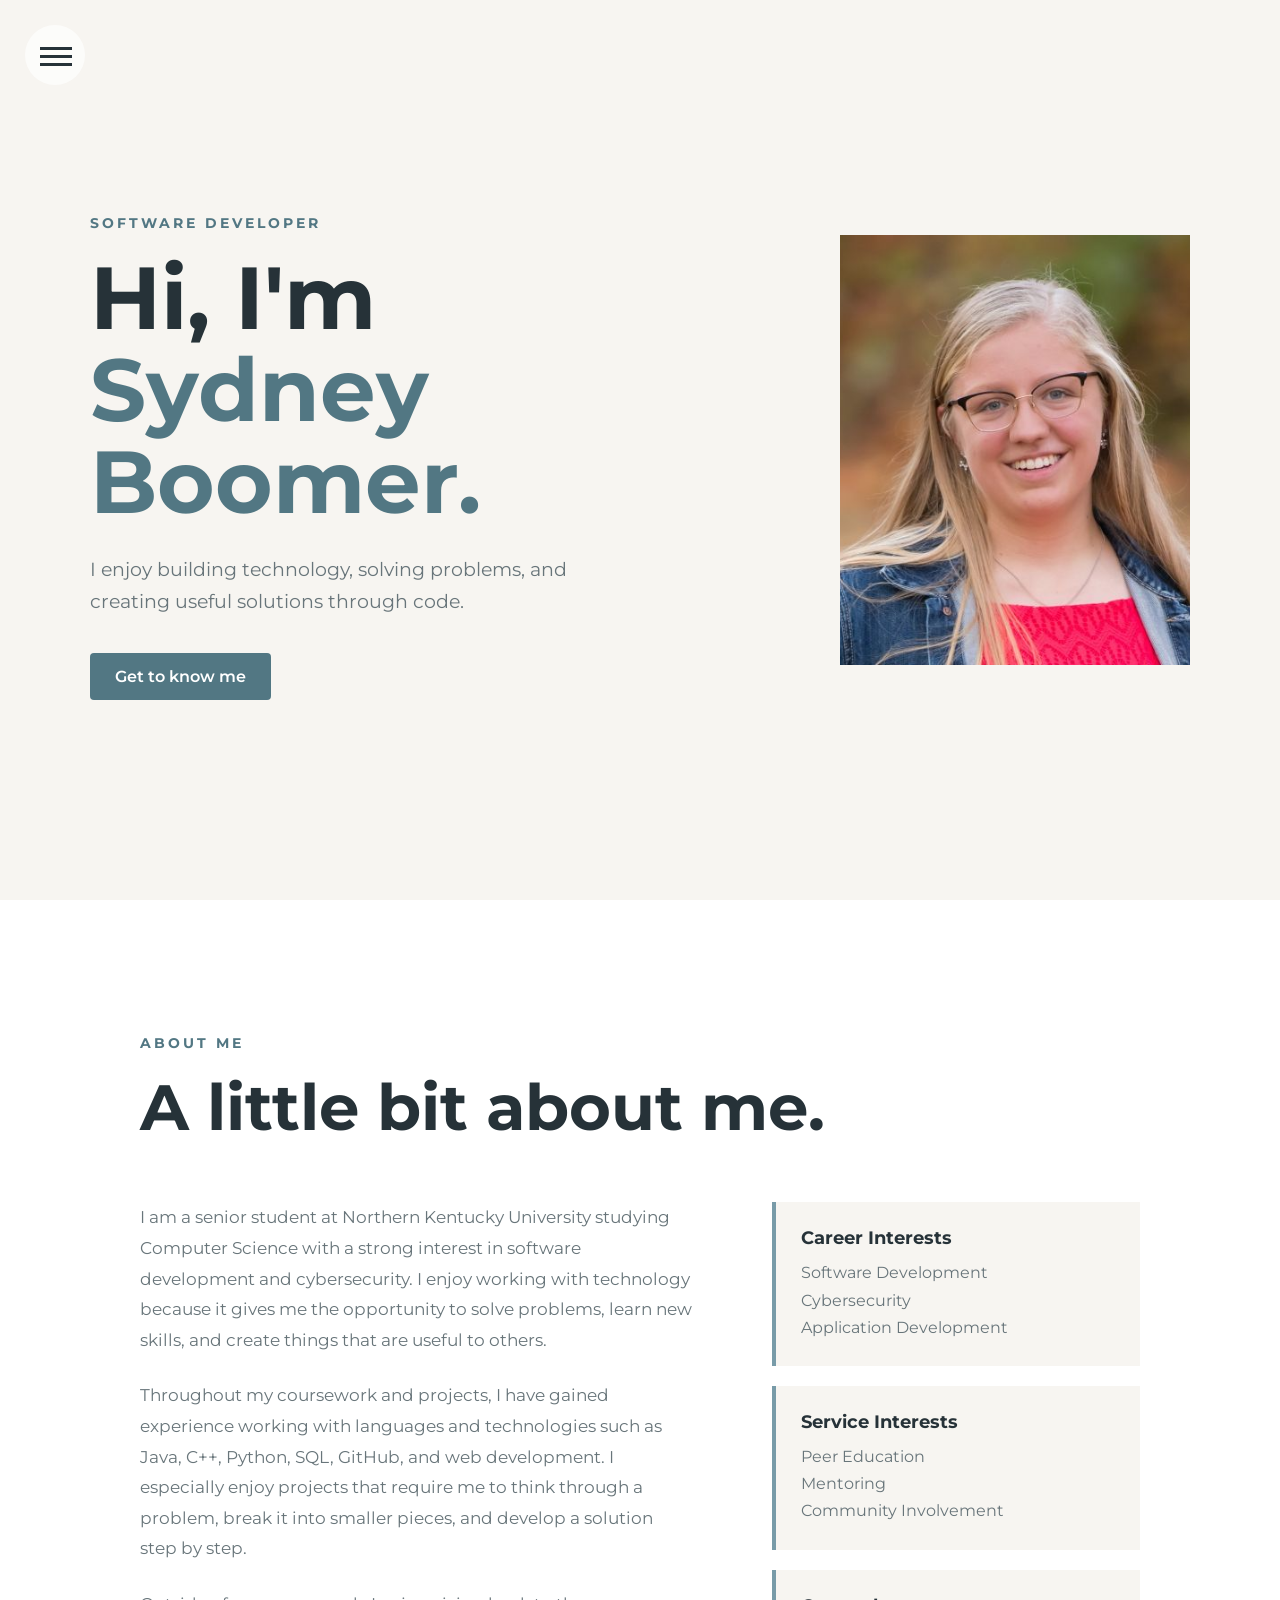
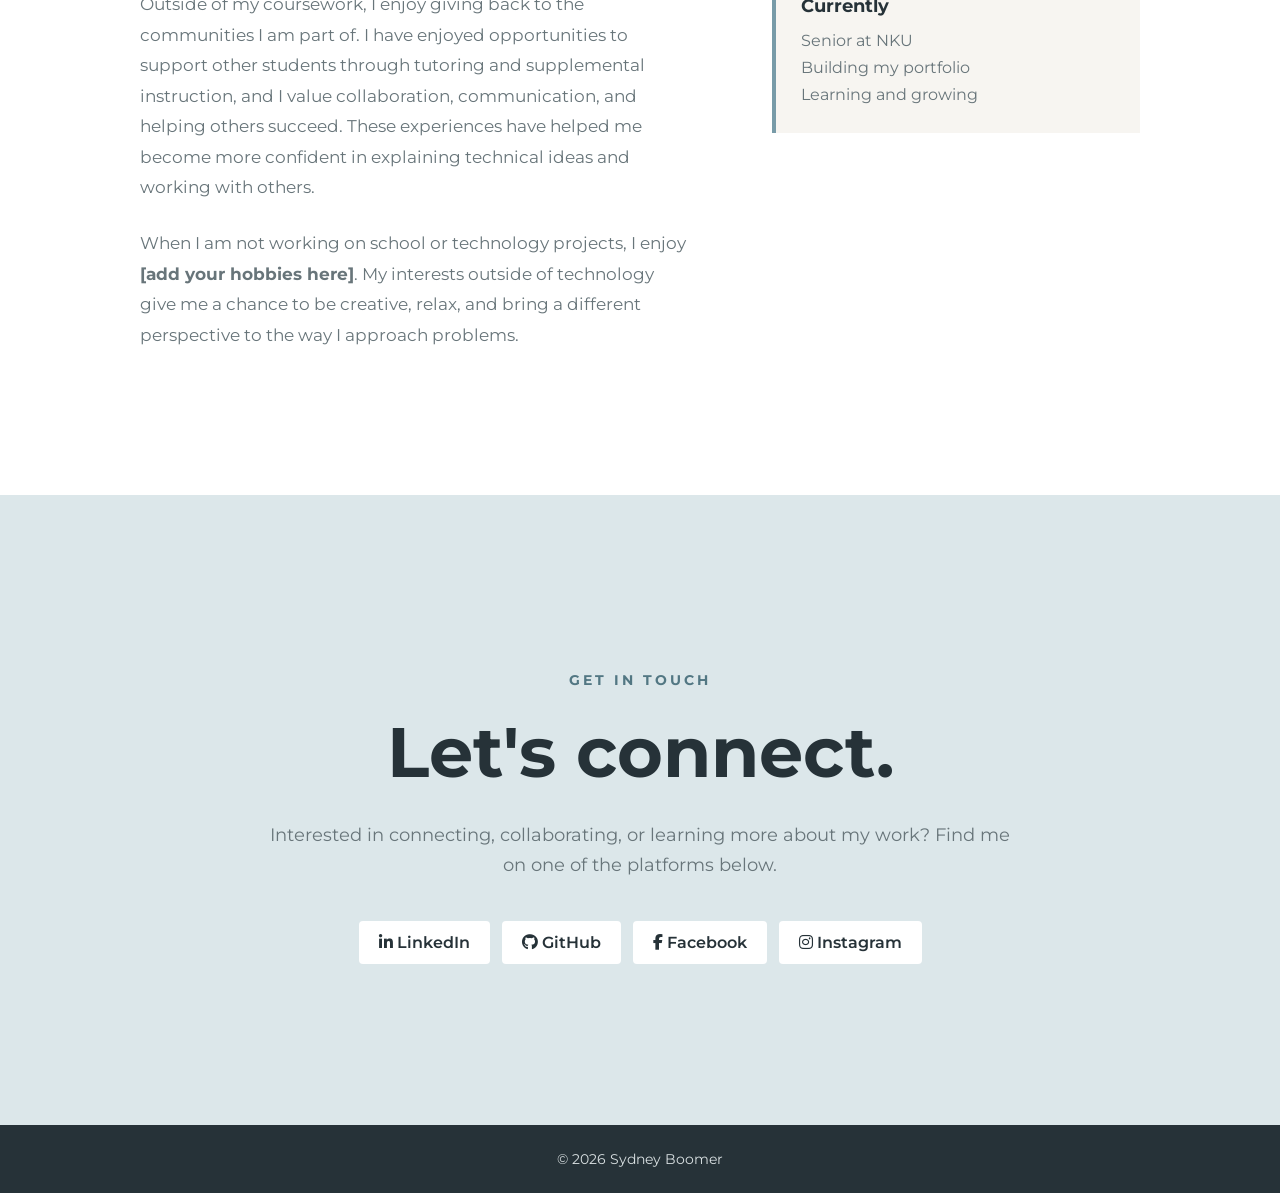
<file: index.html>
<!DOCTYPE html>
<html lang="en">
<head>
    <meta charset="UTF-8">
    <meta name="viewport" content="width=device-width, initial-scale=1.0">

    <link rel="icon" type="image/png" href="images/favicon.png">
    <title>Sydney Boomer | Software Developer</title>

    <link rel="stylesheet" href="styles.css">
    <link rel="stylesheet" href="https://cdnjs.cloudflare.com/ajax/libs/font-awesome/6.5.2/css/all.min.css">
    <script src="script.js" defer></script>
</head>

<body>

    <!-- HAMBURGER MENU -->

    <header class="hero" id="home">

        <div class="hamburger-icon" id="icon">
            <div class="icon-1" id="a"></div>
            <div class="icon-2" id="b"></div>
            <div class="icon-3" id="c"></div>
        </div>

        <nav id="nav">
            <ul>
                <li><a href="index.html">Home</a></li>
                <li><a href="#about">About Me</a></li>
                <li><a href="projects.html">Projects</a></li>
                <li><a href="internship.html">Internship</a></li>
                <li><a href="#contact">Contact</a></li>
            </ul>
        </nav>


        <div class="hero-content">

            <div class="hero-text">

                <p class="eyebrow">SOFTWARE DEVELOPER</p>

                <h1>
                    Hi, I'm<br>
                    <span>Sydney Boomer.</span>
                </h1>

                <p class="hero-description">
                    I enjoy building technology, solving problems, and
                    creating useful solutions through code.
                </p>

                <a href="#about" class="hero-button">
                    Get to know me
                </a>

            </div>


            <div class="hero-photo">
                <img src="images/sydney-profile-pic.jpg"
                     alt="Professional photo of Sydney Boomer">
            </div>

        </div>

    </header>


    <!-- ABOUT SECTION -->

    <main>

        <section class="about-section" id="about">

            <div class="section-heading">
                <p class="eyebrow">ABOUT ME</p>
                <h2>A little bit about me.</h2>
            </div>

            <div class="about-content">

                <div class="about-text">

                    <p>
                        I am a senior student at Northern Kentucky University
                        studying Computer Science with a strong interest in
                        software development and cybersecurity. I enjoy working
                        with technology because it gives me the opportunity to
                        solve problems, learn new skills, and create things
                        that are useful to others.
                    </p>

                    <p>
                        Throughout my coursework and projects, I have gained
                        experience working with languages and technologies such
                        as Java, C++, Python, SQL, GitHub, and web development.
                        I especially enjoy projects that require me to think
                        through a problem, break it into smaller pieces, and
                        develop a solution step by step.
                    </p>

                    <p>
                        Outside of my coursework, I enjoy giving back to the
                        communities I am part of. I have enjoyed opportunities
                        to support other students through tutoring and
                        supplemental instruction, and I value collaboration,
                        communication, and helping others succeed. These
                        experiences have helped me become more confident in
                        explaining technical ideas and working with others.
                    </p>

                    <p>
                        When I am not working on school or technology projects,
                        I enjoy <strong>[add your hobbies here]</strong>.
                        My interests outside of technology give me a chance
                        to be creative, relax, and bring a different
                        perspective to the way I approach problems.
                    </p>

                </div>


                <div class="about-details">

                    <div class="detail-card">
                        <h3>Career Interests</h3>
                        <p>
                            Software Development<br>
                            Cybersecurity<br>
                            Application Development
                        </p>
                    </div>

                    <div class="detail-card">
                        <h3>Service Interests</h3>
                        <p>
                            Peer Education<br>
                            Mentoring<br>
                            Community Involvement
                        </p>
                    </div>

                    <div class="detail-card">
                        <h3>Currently</h3>
                        <p>
                            Senior at NKU<br>
                            Building my portfolio<br>
                            Learning and growing
                        </p>
                    </div>

                </div>

            </div>

        </section>

        <!-- CONTACT -->

        <section class="contact-section" id="contact">

            <div class="contact-content">

                <p class="eyebrow">GET IN TOUCH</p>

                <h2>Let's connect.</h2>

                <p>
                    Interested in connecting, collaborating, or learning more
                    about my work? Find me on one of the platforms below.
                </p>


                <div class="social-links">

                    <a href="https://www.linkedin.com/in/sydney-boomer/" target="_blank">
                        <i class="fa-brands fa-linkedin-in"></i>
                        <span>LinkedIn</span>
                    </a>

                    <a href="https://github.com/SydneyBoomer" target="_blank">
                        <i class="fa-brands fa-github"></i>
                        <span>GitHub</span>
                    </a>

                    <a href="https://www.facebook.com/share/1YmygxrNfc/?mibextid=wwXIfr" target="_blank">
                        <i class="fa-brands fa-facebook-f"></i>
                        <span>Facebook</span>
                    </a>

                    <a href="https://www.instagram.com/sydney.boomer/" target="_blank">
                        <i class="fa-brands fa-instagram"></i>
                        <span>Instagram</span>
                    </a>

                </div>

            </div>

        </section>

    </main>


    <footer>
        <p>
            © 2026 Sydney Boomer
        </p>
    </footer>

</body>
</html>
</file>
<file: styles.css>
@import url('https://fonts.googleapis.com/css2?family=Montserrat:wght@400;500;600;700&display=swap');


/* =========================
   GENERAL
========================= */

* {
    box-sizing: border-box;
    scroll-behavior: smooth;
}

body {
    margin: 0;
    font-family: 'Montserrat', sans-serif;
    background: #F7F5F1;
    color: #263238;
}

a {
    color: inherit;
}

section {
    min-height: 100vh;
}


/* =========================
   COLORS
========================= */

:root {
    --cream: #F7F5F1;
    --cream-dark: #EDE9E2;
    --blue-light: #DCE7EA;
    --blue: #789BA8;
    --blue-dark: #527783;
    --charcoal: #263238;
    --gray: #68757A;
    --white: #FFFFFF;
}


/* =========================
   HAMBURGER
========================= */

.hamburger-icon {
    position: fixed;
    height: 60px;
    width: 60px;

    top: 25px;
    left: 25px;

    z-index: 1000;

    cursor: pointer;

    border-radius: 50%;

    background: rgba(255, 255, 255, 0.65);

    transition: all 0.2s ease-in-out;
}

.hamburger-icon:hover {
    transform: scale(1.08);
    background: #FFFFFF;
    box-shadow: 0 5px 20px rgba(38, 50, 56, 0.12);
}


.icon-1,
.icon-2,
.icon-3 {
    position: absolute;

    left: 25%;
    top: 50%;

    width: 32px;
    height: 3px;

    background-color: var(--charcoal);

    transition: all 400ms cubic-bezier(.84, .06, .52, 1.8);
}

.icon-1 {
    transform: translateY(-8px);
}

.icon-3 {
    transform: translateY(8px);
}


.icon-1.a {
    transform: rotate(40deg);
}

.icon-3.b {
    transform: rotate(-40deg);
}

.icon-2.c {
    opacity: 0;
}


/* =========================
   NAVIGATION
========================= */

nav {
    position: fixed;

    top: 0;
    left: 0;

    width: 0;
    height: 100vh;

    background: var(--blue-light);

    overflow: hidden;

    z-index: 900;

    transition:
        width 400ms cubic-bezier(.84, .06, .52, 1.8);
}

nav.show {
    width: 300px;
}

nav ul {
    list-style: none;

    padding: 110px 0 0 50px;
    margin: 0;
}

nav li {
    margin-bottom: 28px;
}

nav a {
    color: var(--charcoal);

    text-decoration: none;

    font-size: 28px;
    font-weight: 700;

    transition: color 0.2s ease;
}

nav a:hover {
    color: var(--blue-dark);
}


/* =========================
   HERO
========================= */

.hero {
    min-height: 100vh;

    background: var(--cream);

    position: relative;

    display: flex;
    align-items: center;
}


.hero-content {
    width: 1100px;
    max-width: 90%;

    margin: 0 auto;

    display: flex;
    align-items: center;
    justify-content: space-between;

    gap: 80px;
}


.hero-text {
    max-width: 600px;
}


.eyebrow {
    color: var(--blue-dark);

    font-size: 14px;
    font-weight: 700;

    letter-spacing: 3px;

    margin-bottom: 20px;
}


.hero h1 {
    font-size: clamp(50px, 7vw, 88px);

    line-height: 1.05;

    margin: 0 0 25px 0;

    font-weight: 700;
}

.hero h1 span {
    color: var(--blue-dark);
}


.hero-description {
    max-width: 500px;

    color: var(--gray);

    font-size: 19px;

    line-height: 1.7;

    margin-bottom: 35px;
}


.hero-button {
    display: inline-block;

    padding: 14px 25px;

    background: var(--blue-dark);

    color: white;

    text-decoration: none;

    font-weight: 600;

    border-radius: 4px;

    transition: all 0.2s ease;
}

.hero-button:hover {
    background: var(--charcoal);

    transform: translateY(-2px);
}


/* =========================
   PHOTO
========================= */

.hero-photo {
    width: 350px;
    height: 430px;

    background: var(--blue-light);

    flex-shrink: 0;

    overflow: hidden;
}


.hero-photo img {
    width: 100%;
    height: 100%;

    object-fit: cover;

    display: block;
}


/* =========================
   ABOUT
========================= */

.about-section {
    background: var(--white);

    padding: 120px 8%;
}


.section-heading {
    max-width: 1000px;

    margin: 0 auto 60px auto;
}

.section-heading h2 {
    font-size: clamp(40px, 5vw, 64px);

    margin: 0;

    line-height: 1.1;
}


.about-content {
    max-width: 1000px;

    margin: 0 auto;

    display: grid;

    grid-template-columns: 1.5fr 1fr;

    gap: 80px;
}


.about-text p {
    font-size: 17px;

    line-height: 1.8;

    color: var(--gray);

    margin-top: 0;

    margin-bottom: 25px;
}


.about-details {
    display: flex;

    flex-direction: column;

    gap: 20px;
}


.detail-card {
    padding: 25px;

    background: var(--cream);

    border-left: 4px solid var(--blue);
}


.detail-card h3 {
    margin-top: 0;

    margin-bottom: 10px;

    font-size: 18px;
}


.detail-card p {
    margin: 0;

    color: var(--gray);

    line-height: 1.7;
}


/* =========================
   PROJECTS
========================= */

.projects-section {
    background: var(--cream);

    padding: 120px 8%;
}


.projects-intro {
    max-width: 650px;

    margin: 0 auto 60px auto;

    text-align: center;
}


.projects-intro p {
    color: var(--gray);

    font-size: 18px;

    line-height: 1.7;
}


.project-placeholder {
    max-width: 1100px;

    margin: auto;

    display: grid;

    grid-template-columns: repeat(3, 1fr);

    gap: 25px;
}


.project-placeholder > div {
    background: white;

    padding: 35px;

    min-height: 230px;

    transition: transform 0.2s ease,
                box-shadow 0.2s ease;
}


.project-placeholder > div:hover {
    transform: translateY(-5px);

    box-shadow: 0 10px 30px rgba(38, 50, 56, 0.08);
}


.project-placeholder span {
    color: var(--blue-dark);

    font-weight: 700;
}


.project-placeholder h3 {
    font-size: 24px;

    margin: 35px 0 15px 0;
}


.project-placeholder p {
    color: var(--gray);

    line-height: 1.6;
}


/* =========================
   CONTACT
========================= */

.contact-section {
    min-height: 70vh;

    background: var(--blue-light);

    display: flex;

    align-items: center;

    justify-content: center;

    text-align: center;

    padding: 100px 20px;
}


.contact-content {
    max-width: 750px;
}


.contact-content h2 {
    font-size: clamp(45px, 6vw, 70px);

    margin: 0 0 25px 0;
}


.contact-content > p:not(.eyebrow) {
    color: var(--gray);

    font-size: 18px;

    line-height: 1.7;

    margin-bottom: 40px;
}


.social-links {
    display: flex;

    justify-content: center;

    flex-wrap: wrap;

    gap: 12px;
}


.social-links a {
    padding: 12px 20px;

    background: white;

    color: var(--charcoal);

    text-decoration: none;

    font-weight: 600;

    border-radius: 4px;

    transition: all 0.2s ease;
}


.social-links a:hover {
    background: var(--blue-dark);

    color: white;

    transform: translateY(-2px);
}

.social-link {
    display: flex;
    align-items: center;
    gap: 15px;
    padding: 22px 25px;
    background: var(--white);
    border-radius: 3px;
    font-weight: 600;
    transition: 0.2s;
}

.social-link i {
    width: 25px;
    text-align: center;
    font-size: 1.25rem;
    color: var(--dark-blue);
}

.social-link:hover {
    background: var(--dark-blue);
    color: var(--white);
    transform: translateY(-2px);
}

.social-link:hover i {
    color: var(--white);
}


/* =========================
   FOOTER
========================= */

footer {
    background: var(--charcoal);

    color: #D9E0E2;

    text-align: center;

    padding: 25px;
}

footer p {
    margin: 0;

    font-size: 14px;
}


/* =========================
   MOBILE
========================= */

@media (max-width: 800px) {

    .hero-content {
        flex-direction: column;

        text-align: center;

        padding-top: 100px;

        gap: 45px;
    }

    .hero-description {
        margin-left: auto;
        margin-right: auto;
    }

    .hero-photo {
        width: 280px;
        height: 340px;
    }

    .about-content {
        grid-template-columns: 1fr;

        gap: 40px;
    }

    .project-placeholder {
        grid-template-columns: 1fr;
    }

    nav.show {
        width: 280px;
    }

}


@media (max-width: 500px) {

    .hamburger-icon {
        top: 15px;
        left: 15px;
    }

    nav ul {
        padding-left: 35px;
    }

    nav a {
        font-size: 24px;
    }

    .about-section,
    .projects-section {
        padding: 90px 7%;
    }

}

/* =========================================================
   PROJECTS PAGE
   ========================================================= */


/* PAGE HEADER */

.page-header {
    background: var(--cream);
    padding: 150px 8% 90px;
    position: relative;
}

.page-header-content {
    max-width: 850px;
    margin: 0 auto;
    text-align: center;
}

.page-header-content .eyebrow {
    margin-bottom: 15px;
}

.page-header-content h1 {
    font-size: clamp(3rem, 6vw, 5rem);
    font-weight: 500;
    line-height: 1.1;
    color: var(--dark-blue);
    margin: 0 0 25px;
}

.page-header-content > p:last-child {
    max-width: 650px;
    margin: 0 auto;
    color: var(--gray);
    font-size: 1.05rem;
    line-height: 1.8;
}


/* PROJECTS SECTION */

.projects-section {
    background: var(--cream);
    padding: 80px 8% 120px;
    max-width: 1400px;
    margin: 0 auto;
}


/* PROJECT CARD */

.project-card {
    display: grid;
    grid-template-columns: 55% 45%;
    min-height: 500px;
    margin-bottom: 70px;
    background: var(--white);
    border: 1px solid var(--cream-dark);
    border-left: 6px solid var(--blue);
    border-radius: 12px;
    overflow: hidden;
    box-shadow: 0 8px 25px rgba(38, 50, 56, 0.06);
    transition: transform 0.3s ease, box-shadow 0.3s ease;
}

.project-card:hover {
    transform: translateY(-6px) scale(1.01);
    box-shadow: 0 15px 35px rgba(38, 50, 56, 0.12);
}

/* ACTUALLY FLIP ALTERNATING CARDS */

.project-card-reverse {
    grid-template-columns: 45% 55%;
}

.project-card-reverse .project-image {
    grid-column: 2;
    grid-row: 1;
}

.project-card-reverse .project-info {
    grid-column: 1;
    grid-row: 1;
}


/* PROJECT IMAGE */

.project-image {
    min-height: 500px;
    background: var(--blue-light);
    overflow: hidden;
    padding: 18px;
    position: relative;
}

.project-image::before {
    content: "";
    position: absolute;
    width: 180px;
    height: 180px;
    border-radius: 50%;
    background: rgba(82, 119, 131, 0.18);
    top: -70px;
    left: -70px;
}

.project-image::after {
    content: "";
    position: absolute;
    width: 240px;
    height: 240px;
    border-radius: 50%;
    background: rgba(120, 155, 168, 0.14);
    bottom: -110px;
    right: -80px;
}


/* IMAGE */

.project-image img {
    width: 100%;
    height: 100%;
    display: block;
    object-fit: cover;
    border-radius: 8px;
    position: relative;
    z-index: 1;
}

/* PROJECT INFORMATION */

.project-info {
    position: relative;
    display: flex;
    flex-direction: column;
    justify-content: center;
    padding: 65px;
    background: var(--white);
}


/* SMALL ACCENT LINE */

.project-info::before {
    content: "";
    width: 45px;
    height: 3px;
    background: var(--muted-blue);
    margin-bottom: 25px;
}


/* PROJECT NUMBER */

.project-number {
    position: absolute;
    top: 25px;
    right: 30px;
    font-size: 4.5rem;
    font-weight: 700;
    line-height: 1;
    color: var(--blue-light);
    z-index: 0;
}

.project-number {
    position: absolute;
    top: 25px;
    right: 30px;
    font-size: 4.5rem;
    font-weight: 700;
    line-height: 1;
    color: var(--blue-light);
    z-index: 0;
}

/* PROJECT CATEGORY */

.project-category {
    position: relative;
    z-index: 1;
    display: inline-block;
    width: fit-content;
    margin: 0 0 18px;
    padding: 7px 12px;
    color: var(--blue-dark);
    background: var(--blue-light);
    border-radius: 3px;
    font-size: 0.7rem;
    font-weight: 700;
    letter-spacing: 2px;
}


/* PROJECT TITLE */

.project-info h2 {
    position: relative;
    z-index: 1;
    margin: 0 0 20px;
    color: var(--dark-blue);
    font-size: clamp(2rem, 3vw, 3rem);
    font-weight: 500;
    line-height: 1.15;
}


/* PROJECT DESCRIPTION */

.project-description {
    position: relative;
    z-index: 1;
    max-width: 550px;
    margin: 0 0 25px;
    color: var(--gray);
    font-size: 1rem;
    line-height: 1.8;
}


/* TECHNOLOGIES */

.project-technologies {
    position: relative;
    z-index: 1;
    display: flex;
    flex-wrap: wrap;
    gap: 8px;
    margin: 0 0 45px;
    color: var(--blue-dark);
    font-size: 0.9rem;
    font-weight: 600;
}

.project-technologies span {
    padding: 6px 10px;
    background: var(--cream-dark);
    border-radius: 3px;
    color: var(--charcoal);
}


/* PROJECT LINK */

.project-link {
    position: relative;
    z-index: 1;
    display: inline-flex;
    align-items: center;
    gap: 10px;
    width: fit-content;
    color: var(--dark-blue);
    font-size: 1.3rem;
    font-weight: 700;
    text-decoration: none;
    transition: all 0.25s ease;
}

.project-link span {
    font-size: 1.3rem;
    transition: transform 0.25s ease;
}

.project-link:hover {
    color: var(--blue-dark);
    gap: 18px;
    transform: translateX(3px);
}

.project-link:hover span {
    transform: translateX(5px);
}


/* LAST PROJECT */

.project-card:last-child {
    margin-bottom: 0;
}


/* =========================================================
   PROJECTS RESPONSIVE DESIGN
   ========================================================= */


/* TABLET */

@media (max-width: 900px) {

    .page-header {
        padding: 130px 7% 75px;
    }

    .projects-section {
        padding: 60px 6% 90px;
    }

    .project-card,
    .project-card-reverse {
        grid-template-columns: 1fr;
        min-height: auto;
    }

    /* Reset the desktop flipping on smaller screens */

    .project-card-reverse .project-image,
    .project-card-reverse .project-info {
        grid-column: auto;
        grid-row: auto;
    }

    .project-image {
        min-height: 350px;
        height: 350px;
    }

    .project-info {
        min-height: 400px;
        padding: 55px;
    }

}


/* MOBILE */

@media (max-width: 600px) {

    .page-header {
        padding: 120px 6% 60px;
    }

    .page-header-content h1 {
        font-size: 2.8rem;
    }

    .page-header-content > p:last-child {
        font-size: 0.95rem;
    }

    .projects-section {
        padding: 45px 5% 70px;
    }

    .project-card {
        margin-bottom: 45px;
        border-radius: 8px;
    }

    .project-image {
        min-height: 250px;
        height: 250px;
        padding: 12px;
    }

    .project-info {
        min-height: auto;
        padding: 45px 30px 50px;
    }

    .project-number {
        top: 25px;
        right: 25px;
        font-size: 3.5rem;
    }

    .project-category {
        font-size: 0.7rem;
        letter-spacing: 1.5px;
        padding-right: 60px;
    }

    .project-info h2 {
        font-size: 2rem;
        padding-right: 20px;
    }

    .project-description {
        font-size: 0.95rem;
        line-height: 1.7;
    }

}
</file>
